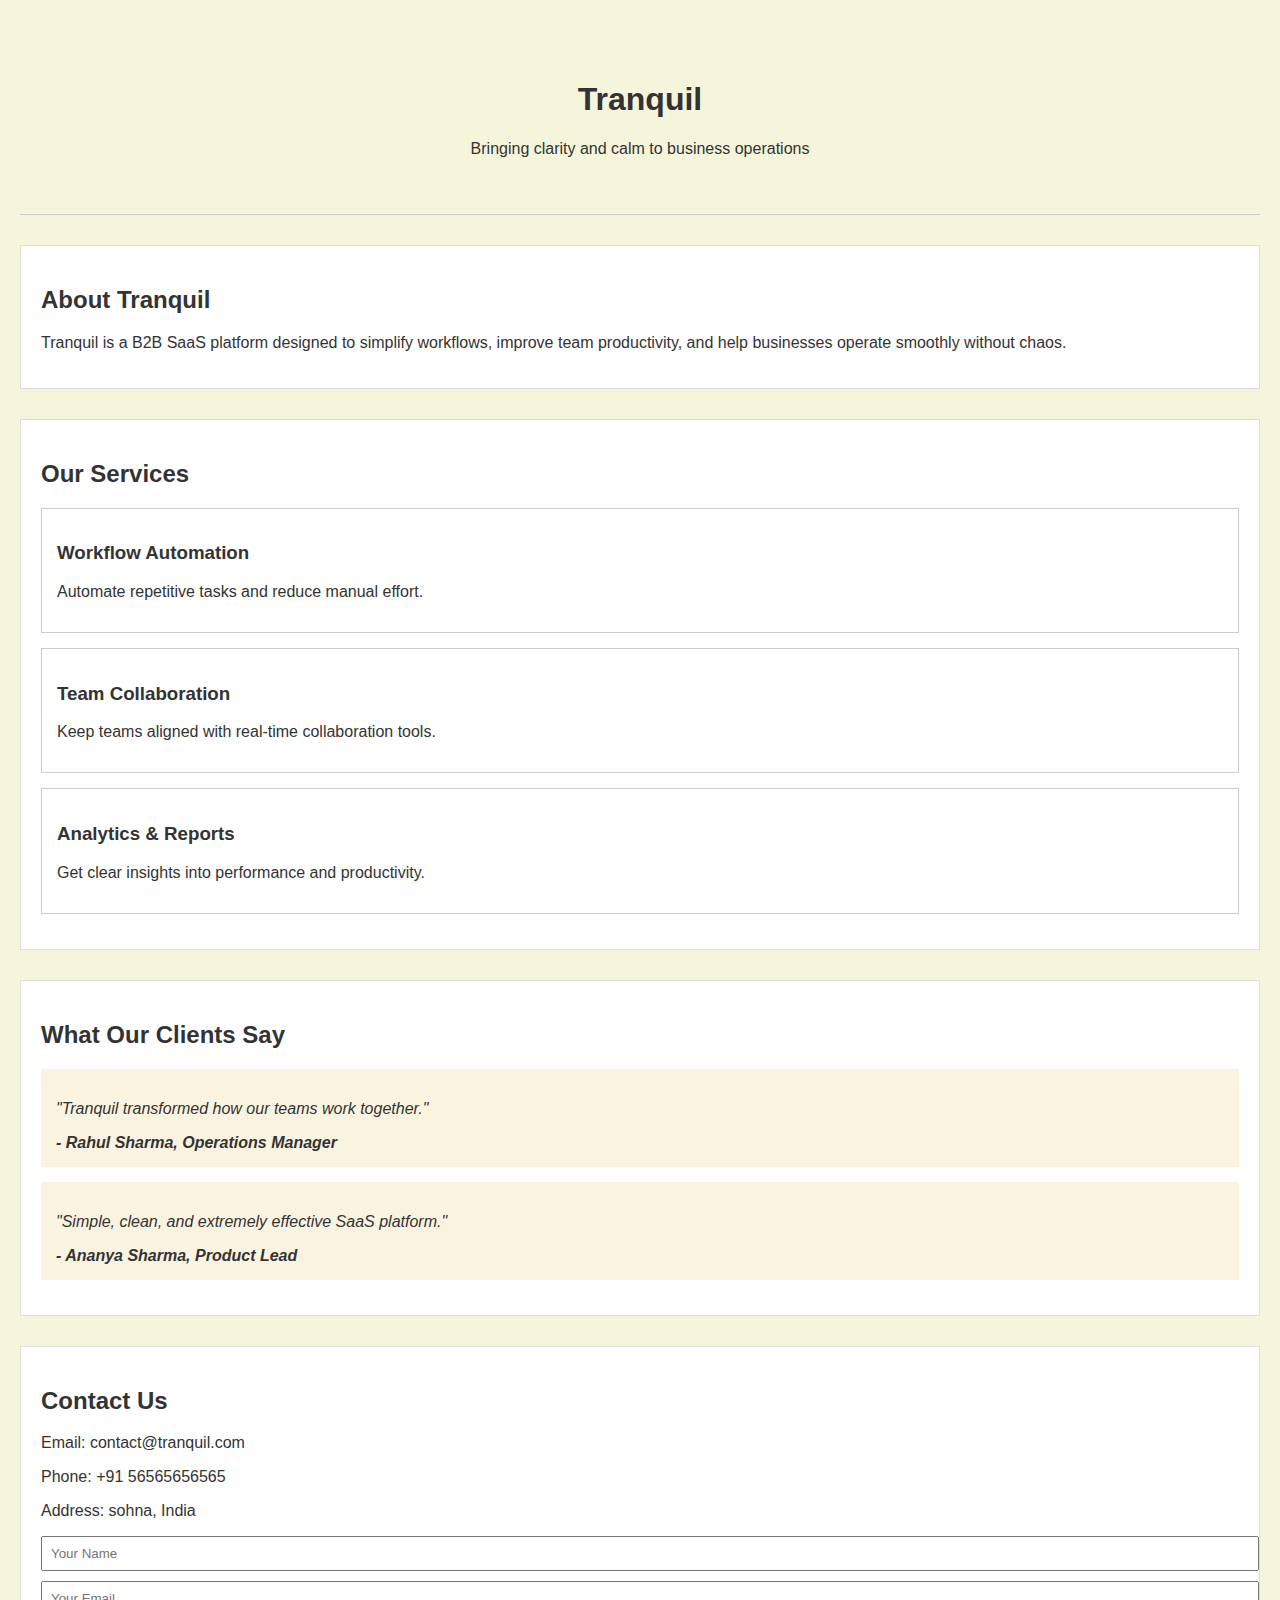
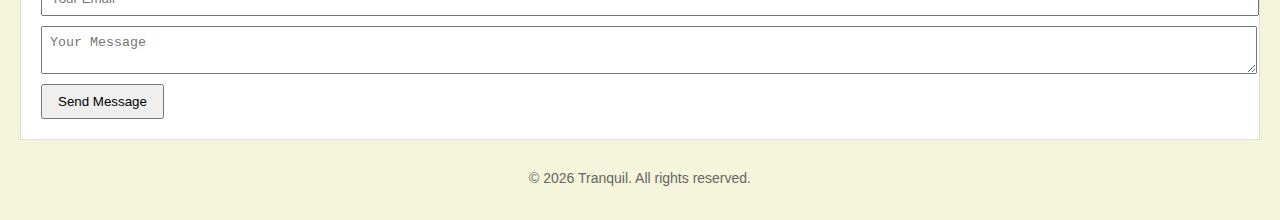
<file: company_landing_page/index.html>
<!DOCTYPE html>
<html lang="en">
<head>
    <meta charset="UTF-8">
    <meta name="viewport" content="width=device-width, initial-scale=1.0">

    <!-- 
      Project Title: Tranquil - B2B SaaS Landing Page
      Nikhil Sharma 2401010084
      Date: 9 feb 2025
    -->

    <title>Tranquil | B2B SaaS</title>
    <link rel="stylesheet" href="style.css">
</head>
<body>


    <header id="hero">
        <h1>Tranquil</h1>
        <p>Bringing clarity and calm to business operations</p>
    </header>

 
    <section id="about">
        <h2>About Tranquil</h2>
        <p>
            Tranquil is a B2B SaaS platform designed to simplify workflows,
            improve team productivity, and help businesses operate smoothly
            without chaos.
        </p>
    </section>

    <section id="services">
        <h2>Our Services</h2>

        <div class="service-card">
            <h3>Workflow Automation</h3>
            <p>Automate repetitive tasks and reduce manual effort.</p>
        </div>

        <div class="service-card">
            <h3>Team Collaboration</h3>
            <p>Keep teams aligned with real-time collaboration tools.</p>
        </div>

        <div class="service-card">
            <h3>Analytics & Reports</h3>
            <p>Get clear insights into performance and productivity.</p>
        </div>
    </section>

    
    <section id="testimonials">
        <h2>What Our Clients Say</h2>

        <div class="testimonial">
            <p>"Tranquil transformed how our teams work together."</p>
            <span>- Rahul Sharma, Operations Manager</span>
        </div>

        <div class="testimonial">
            <p>"Simple, clean, and extremely effective SaaS platform."</p>
            <span>- Ananya Sharma, Product Lead</span>
        </div>
    </section>

  
    <section id="contact">
        <h2>Contact Us</h2>

        <p>Email: contact@tranquil.com</p>
        <p>Phone: +91 56565656565</p>
        <p>Address: sohna, India</p>

        <form>
            <input type="text" placeholder="Your Name" required>
            <input type="email" placeholder="Your Email" required>
            <textarea placeholder="Your Message"></textarea>
            <button type="submit">Send Message</button>
        </form>
    </section>


    <footer>
        <p>&copy; 2026 Tranquil. All rights reserved.</p>
    </footer>

</body>
</html>
</file>
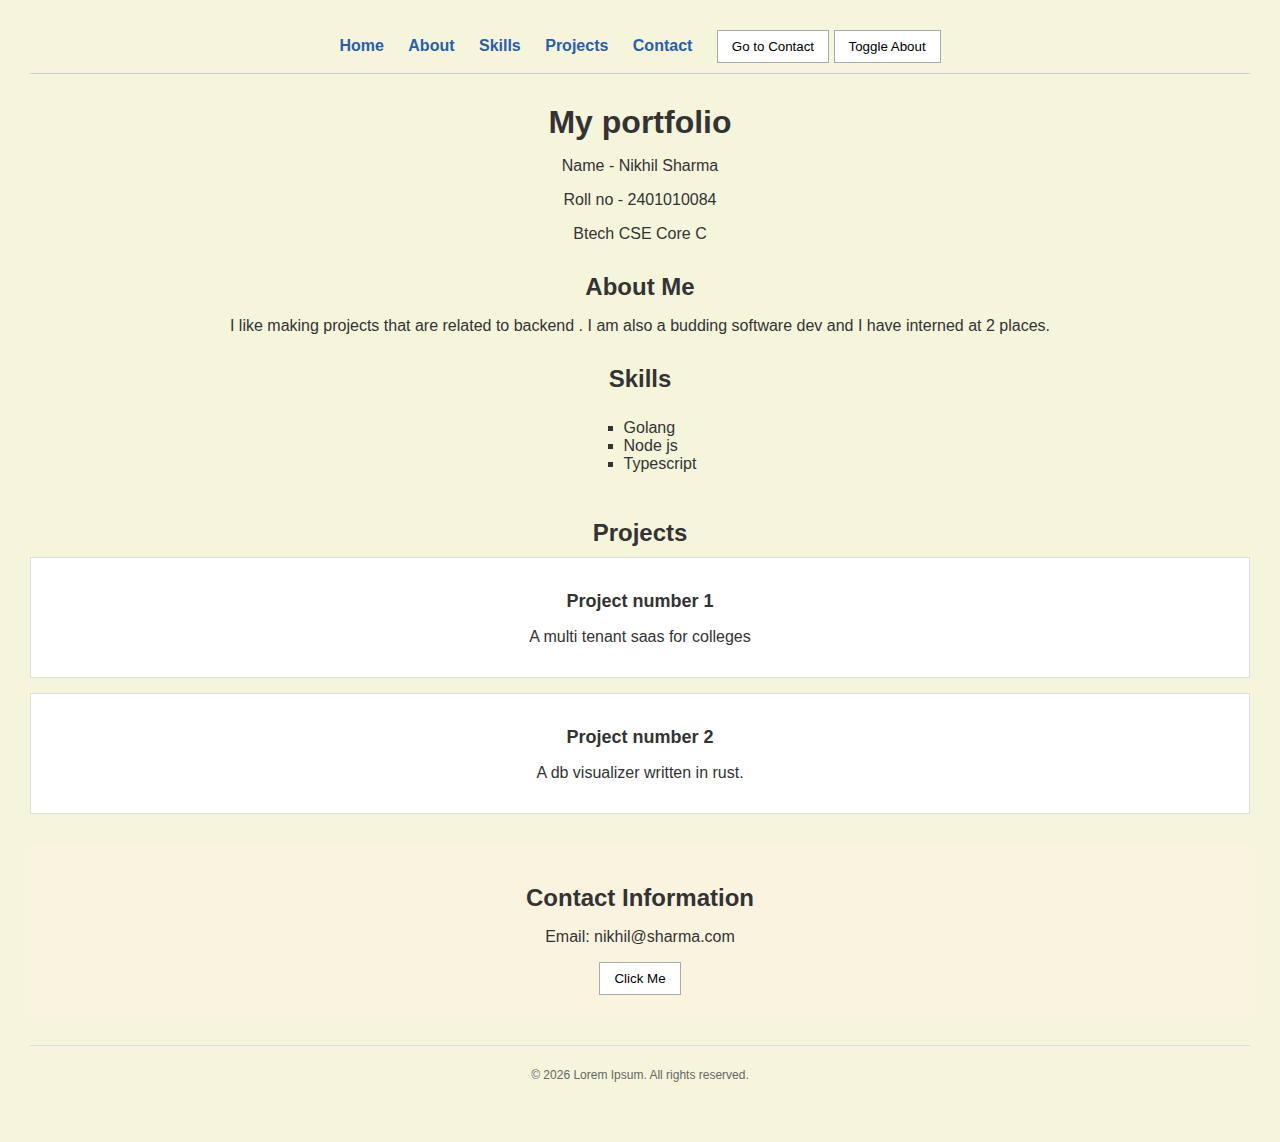
<file: personal_portfolio/index.html>
<!DOCTYPE html>
<html lang="en">
<head>
    <meta charset="UTF-8">
    <meta name="viewport" content="width=device-width, initial-scale=1.0">
    <title>Portfolio</title>
    <link rel="stylesheet" href="style.css">
    <!--Made by Nikhil Sharma - -->
    
</head>
<body>

    <nav>
        <a href="#header">Home</a>
        <a href="#about">About</a>
        <a href="#skills">Skills</a>
        <a href="#projects">Projects</a>
        <a href="#contact">Contact</a>
        <button id="contactBtn">Go to Contact</button>
        <button id="aboutBtn">Toggle About</button>
    </nav>

    <header id="header">
        <h1>My portfolio</h1>
        <p>Name - Nikhil Sharma</p>
        <p>Roll no - 2401010084</p>
        <p>Btech CSE Core C</p>
    </header>

    <section id="about">
        <h2>About Me</h2>
        <p>
            I like making projects that are related to backend .
            I am also a budding software dev and I have interned at 2 places.
        </p>
    </section>

    <section id="skills">
        <h2>Skills</h2>
        <ul>
            <li>Golang</li>
            <li>Node js</li>
            <li>Typescript</li>
        </ul>
    </section>

    <section id="projects">
        <h2>Projects</h2>

        <div class="project">
            <h3>Project number 1</h3>
            <p>A multi tenant saas for colleges</p>
        </div>

        <div class="project">
            <h3>Project number 2</h3>
            <p>A db visualizer written in rust.</p>
        </div>
    </section>

    <section id="contact">
        <h2>Contact Information</h2>
        <p>Email: nikhil@sharma.com</p>
        <button id="alertBtn">Click Me</button>
    </section>

    <footer>
        <p>&copy; 2026 Lorem Ipsum. All rights reserved.</p>
    </footer>

    <script src="script.js"></script>
</body>
</html>
</file>
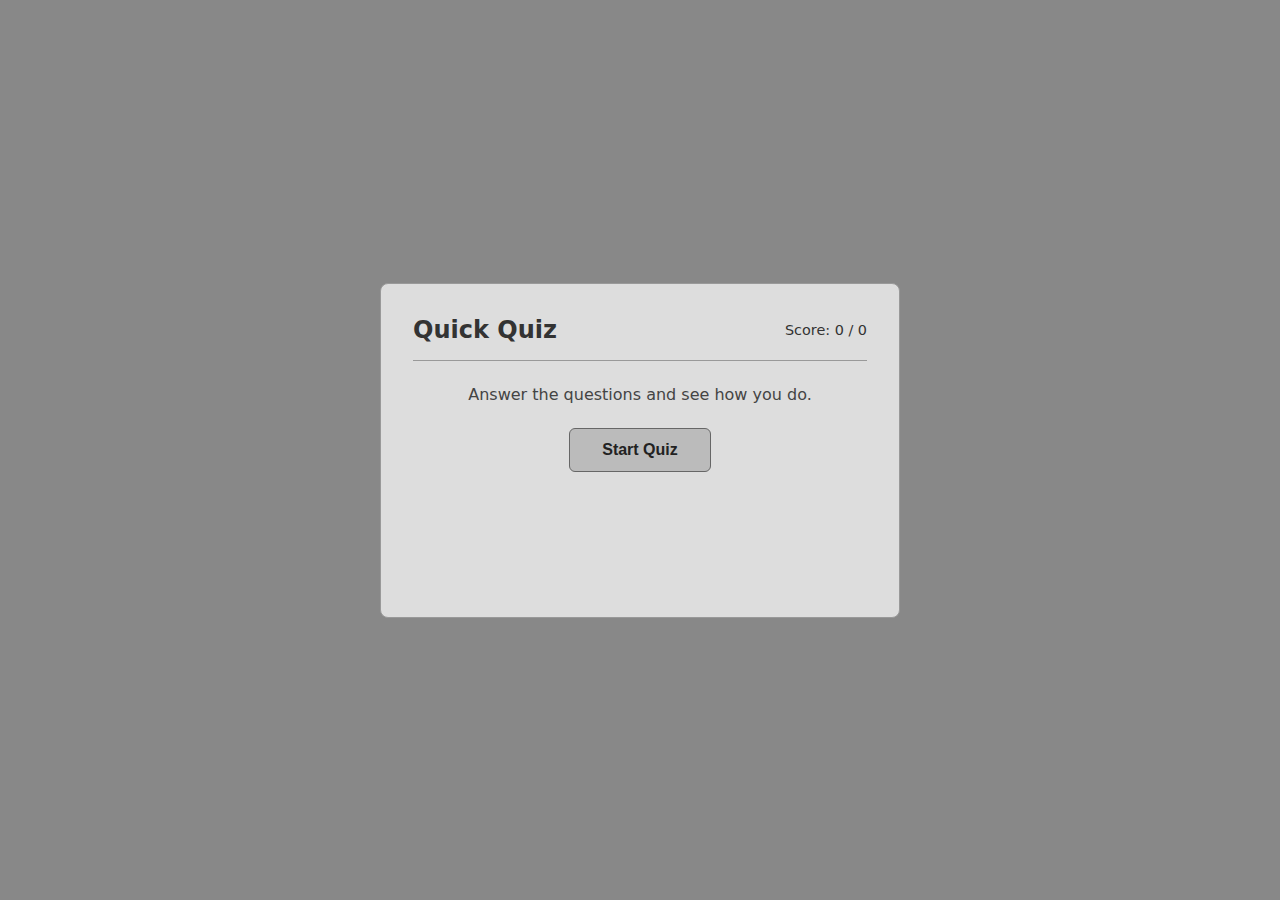
<file: quiz_platform/index.html>
<!DOCTYPE html>
<html lang="en">
<head>
  <meta charset="UTF-8">
  <meta name="viewport" content="width=device-width, initial-scale=1.0">
  <title>Quiz Platform</title>
  <link rel="stylesheet" href="style.css">
</head>
<body>
  <div class="container">
    <header>
      <h1>Quick Quiz</h1>
      <p class="score" id="score">Score: 0 / 0</p>
    </header>

    <main>
      <section class="start-screen" id="start-screen">
        <p>Answer the questions and see how you do.</p>
        <button type="button" id="start-btn">Start Quiz</button>
      </section>

      <section class="quiz-screen hidden" id="quiz-screen">
        <h2 class="question" id="question"></h2>
        <ul class="options" id="options"></ul>
        <button type="button" class="next-btn hidden" id="next-btn">Next</button>
      </section>

      <section class="result-screen hidden" id="result-screen">
        <h2>Quiz Complete</h2>
        <p class="final-score" id="final-score"></p>
        <button type="button" id="restart-btn">Try Again</button>
      </section>
    </main>
  </div>
  <script src="script.js"></script>
</body>
</html>
</file>
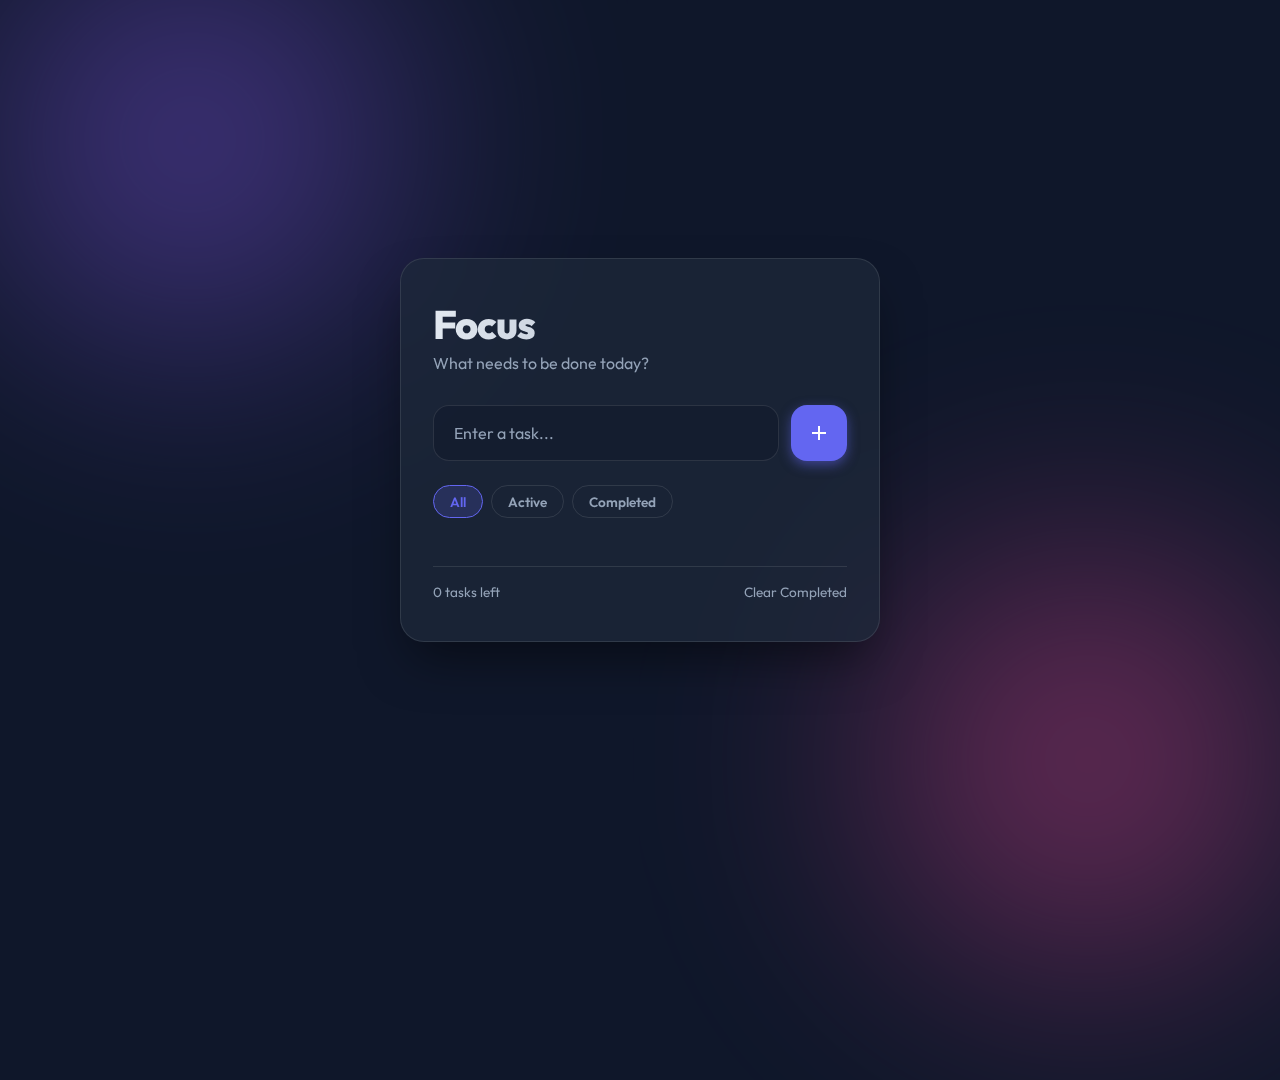
<file: todo-list/index.html>
<!DOCTYPE html>
<html lang="en">
<head>
    <meta charset="UTF-8">
    <meta name="viewport" content="width=device-width, initial-scale=1.0">
    <title>Focus TODO</title>
    <link rel="preconnect" href="https://fonts.googleapis.com">
    <link rel="preconnect" href="https://fonts.gstatic.com" crossorigin>
    <link href="https://fonts.googleapis.com/css2?family=Outfit:wght@300;400;600;800&display=swap" rel="stylesheet">
    <link rel="stylesheet" href="style.css">
</head>
<body>
    <div class="blob blob-1"></div>
    <div class="blob blob-2"></div>
    
    <div class="app-container">
        <header>
            <h1>Focus</h1>
            <p>What needs to be done today?</p>
        </header>

        <form id="todo-form" class="input-group">
            <input type="text" id="todo-input" placeholder="Enter a task..." autocomplete="off">
            <button type="submit" id="add-btn">
                <svg width="24" height="24" viewBox="0 0 24 24" fill="none" stroke="currentColor" stroke-width="2">
                    <line x1="12" y1="5" x2="12" y2="19"></line>
                    <line x1="5" y1="12" x2="19" y2="12"></line>
                </svg>
            </button>
        </form>

        <div class="filters">
            <button class="filter-btn active" data-filter="all">All</button>
            <button class="filter-btn" data-filter="active">Active</button>
            <button class="filter-btn" data-filter="completed">Completed</button>
        </div>

        <ul id="todo-list" class="todo-list">
            <!-- Tasks injected via JS -->
        </ul>

        <div class="stats">
            <span id="tasks-count">0 tasks left</span>
            <button id="clear-completed" class="clear-btn">Clear Completed</button>
        </div>
    </div>

    <script src="script.js"></script>
</body>
</html>
</file>
<file: company_landing_page/style.css>
body {
    margin: 0;
    padding: 20px;
    font-family: Arial, sans-serif;
    background-color: #f5f5dc; 
    color: #333;
}


#hero {
    text-align:center;
    padding: 40px 20px;
    border-bottom: 1px solid #ccc;
}

section {
    margin: 30px 0;
    padding: 20px;
    background-color: #fff;
    border: 1px solid #ddd;
}


.service-card {
    border: 1px solid #ccc;
    padding: 15px;
    margin-bottom: 15px;
}


.testimonial {
    background-color: #faf3e0;
    padding: 15px;
    margin-bottom: 15px;
    font-style: italic;
}

.testimonial span {
    display: block;
    margin-top: 8px;
    font-weight: bold;
}


form {
    margin-top: 15px;
}

input,
textarea {
    display: block;
    width: 100%;
    padding: 8px;
    margin-bottom: 10px;
}

button {
    padding: 8px 15px;
    cursor: pointer;
}


footer {
    text-align: center;
    margin-top: 30px;
    font-size: 14px;
    color: #666;
}
</file>
<file: personal_portfolio/style.css>
body {
    margin: 0;
    padding: 30px;
    color: #333;
    background-color: #f5f5dc;
    font-family: "Lucida Sans", Arial, sans-serif;
    text-align: center;
  }
  
  /* Navigation */
  nav {
    margin-bottom: 30px;
    padding-bottom: 10px;
    border-bottom: 1px solid #ccc;
  }
  
  nav a {
    margin-right: 20px;
    color: #2a5db0;
    text-decoration: none;
    font-weight: bold;
  }
  
  nav a:hover {
    text-decoration: underline;
  }
  
  /* Layout sections */
  header,
  section,
  footer {
    margin-bottom: 30px;
  }
  
  /* Headings */
  h1 {
    font-size: 32px;
  }
  
  h2 {
    font-size: 24px;
  }
  
  h3 {
    font-size: 18px;
  }
  
  h1,
  h2,
  h3 {
    margin-bottom: 10px;
  }
  
  /* Lists */
  ul {
    list-style: square;
    display: inline-block;
    text-align: left;
  }
  
  /* Project cards */
  .project {
    border: 1px solid #ddd;
    padding: 15px;
    margin-bottom: 15px;
    background-color: #fff;
  }
  
  /* Contact section */
  #contact {
    background-color: #faf3e0;
    padding: 20px;
  }
  
  /* Buttons */
  button {
    padding: 8px 14px;
    cursor: pointer;
    border: 1px solid #aaa;
    background-color: #fff;
  }
  
  button:hover {
    background-color: #eee;
  }
  
  /* Footer */
  footer {
    font-size: 12px;
    color: #666;
    border-top: 1px solid #ddd;
    padding-top: 10px;
  }
</file>
<file: quiz_platform/style.css>
* {
  box-sizing: border-box;
}

body {
  margin: 0;
  min-height: 100vh;
  font-family: "Segoe UI", system-ui, sans-serif;
  background: #888;
  color: #333;
  display: flex;
  align-items: center;
  justify-content: center;
  padding: 1rem;
}

.container {
  max-width: 520px;
  width: 100%;
  background: #ddd;
  border-radius: 8px;
  padding: 2rem;
  border: 1px solid #999;
}

header {
  display: flex;
  justify-content: space-between;
  align-items: center;
  margin-bottom: 1.5rem;
  padding-bottom: 1rem;
  border-bottom: 1px solid #999;
}

h1 {
  margin: 0;
  font-size: 1.5rem;
  font-weight: 600;
  color: #333;
}

.score {
  margin: 0;
  font-size: 0.9rem;
  color: #333;
}

main {
  min-height: 200px;
}

.start-screen,
.quiz-screen,
.result-screen {
  text-align: center;
}

.start-screen p {
  margin-bottom: 1.5rem;
  color: #444;
}

.hidden {
  display: none !important;
}

button {
  cursor: pointer;
  font-size: 1rem;
  padding: 0.65rem 1.5rem;
  border: 1px solid #666;
  border-radius: 6px;
  background: #bbb;
  color: #222;
  font-weight: 600;
}

#start-btn,
#restart-btn {
  padding: 0.75rem 2rem;
}

.question {
  margin: 0 0 1.25rem;
  font-size: 1.15rem;
  font-weight: 600;
  color: #333;
  line-height: 1.4;
}

.options {
  list-style: none;
  margin: 0 0 1rem;
  padding: 0;
}

.options li {
  margin-bottom: 0.5rem;
}

.options label {
  display: flex;
  align-items: center;
  gap: 0.75rem;
  padding: 0.75rem 1rem;
  background: #ccc;
  border: 1px solid #999;
  border-radius: 6px;
  cursor: pointer;
}

.options .correct {
  border-color: #555;
  background: #b5b5b5;
}

.options .wrong {
  border-color: #555;
  background: #a0a0a0;
}

.next-btn {
  margin-top: 0.5rem;
}

.result-screen h2 {
  margin: 0 0 1rem;
  font-size: 1.35rem;
  color: #333;
}

.final-score {
  margin: 0 0 1.5rem;
  font-size: 1.1rem;
  color: #333;
}
</file>
<file: todo-list/style.css>
:root {
    --bg: #0f172a;
    --surface: rgba(30, 41, 59, 0.7);
    --surface-hover: rgba(30, 41, 59, 0.9);
    --text: #f8fafc;
    --text-muted: #94a3b8;
    --primary: #6366f1;
    --primary-glow: rgba(99, 102, 241, 0.5);
    --danger: #ef4444;
    --accent-1: #8b5cf6;
    --accent-2: #ec4899;
}

* {
    margin: 0;
    padding: 0;
    box-sizing: border-box;
}

body {
    font-family: 'Outfit', sans-serif;
    background-color: var(--bg);
    color: var(--text);
    min-height: 100vh;
    display: flex;
    justify-content: center;
    align-items: center;
    overflow: hidden;
    position: relative;
}

/* Background gradient blobs */
.blob {
    position: absolute;
    width: 50vw;
    height: 50vw;
    border-radius: 50%;
    filter: blur(100px);
    z-index: -1;
    opacity: 0.5;
    animation: float 20s infinite alternate;
}

.blob-1 {
    top: -20%;
    left: -10%;
    background: radial-gradient(circle, var(--accent-1), transparent 70%);
}

.blob-2 {
    bottom: -20%;
    right: -10%;
    background: radial-gradient(circle, var(--accent-2), transparent 70%);
    animation-delay: -10s;
}

@keyframes float {
    0% { transform: translate(0, 0) scale(1); }
    100% { transform: translate(10%, 10%) scale(1.1); }
}

.app-container {
    width: 100%;
    max-width: 480px;
    background: var(--surface);
    backdrop-filter: blur(20px);
    -webkit-backdrop-filter: blur(20px);
    border: 1px solid rgba(255, 255, 255, 0.1);
    border-radius: 24px;
    padding: 2.5rem 2rem;
    box-shadow: 0 25px 50px -12px rgba(0, 0, 0, 0.5);
}

header {
    margin-bottom: 2rem;
}

h1 {
    font-size: 2.5rem;
    font-weight: 800;
    background: linear-gradient(to right, #e2e8f0, #94a3b8);
    -webkit-background-clip: text;
    -webkit-text-fill-color: transparent;
    letter-spacing: -1px;
}

header p {
    color: var(--text-muted);
    font-size: 1rem;
    margin-top: 0.25rem;
}

.input-group {
    display: flex;
    gap: 0.75rem;
    margin-bottom: 1.5rem;
}

#todo-input {
    flex: 1;
    background: rgba(15, 23, 42, 0.5);
    border: 1px solid rgba(255, 255, 255, 0.1);
    padding: 1rem 1.25rem;
    border-radius: 16px;
    color: white;
    font-size: 1rem;
    font-family: inherit;
    transition: all 0.3s ease;
}

#todo-input:focus {
    outline: none;
    border-color: var(--primary);
    box-shadow: 0 0 0 4px var(--primary-glow);
}

#todo-input::placeholder {
    color: var(--text-muted);
}

#add-btn {
    background: var(--primary);
    color: white;
    border: none;
    width: 56px;
    height: 56px;
    border-radius: 16px;
    display: flex;
    justify-content: center;
    align-items: center;
    cursor: pointer;
    transition: all 0.2s ease;
    box-shadow: 0 4px 12px var(--primary-glow);
}

#add-btn:hover {
    transform: translateY(-2px);
    box-shadow: 0 8px 16px var(--primary-glow);
    background: #4f46e5;
}

#add-btn:active {
    transform: translateY(0);
}

.filters {
    display: flex;
    gap: 0.5rem;
    margin-bottom: 1.5rem;
}

.filter-btn {
    background: transparent;
    border: 1px solid rgba(255, 255, 255, 0.1);
    color: var(--text-muted);
    padding: 0.4rem 1rem;
    border-radius: 20px;
    cursor: pointer;
    font-family: inherit;
    font-size: 0.85rem;
    font-weight: 600;
    transition: all 0.2s ease;
}

.filter-btn:hover {
    color: var(--text);
    background: rgba(255, 255, 255, 0.05);
}

.filter-btn.active {
    background: rgba(99, 102, 241, 0.2);
    color: var(--primary);
    border-color: var(--primary);
}

.todo-list {
    list-style: none;
    max-height: 350px;
    overflow-y: auto;
    scrollbar-width: thin;
    scrollbar-color: var(--primary) transparent;
}

.todo-list::-webkit-scrollbar {
    width: 6px;
}
.todo-list::-webkit-scrollbar-thumb {
    background: var(--primary);
    border-radius: 10px;
}

.todo-item {
    display: flex;
    align-items: center;
    padding: 1rem;
    background: rgba(15, 23, 42, 0.3);
    border: 1px solid rgba(255, 255, 255, 0.05);
    border-radius: 16px;
    margin-bottom: 0.75rem;
    transition: all 0.3s cubic-bezier(0.4, 0, 0.2, 1);
    animation: slideIn 0.3s ease-out forwards;
}

@keyframes slideIn {
    from { opacity: 0; transform: translateY(10px); }
    to { opacity: 1; transform: translateY(0); }
}

.todo-item:hover {
    background: var(--surface-hover);
    border-color: rgba(255, 255, 255, 0.1);
    transform: translateX(4px);
}

.todo-item.completed {
    opacity: 0.6;
}

.todo-item.completed .todo-text {
    text-decoration: line-through;
    color: var(--text-muted);
}

.checkbox-custom {
    width: 24px;
    height: 24px;
    border: 2px solid var(--text-muted);
    border-radius: 6px;
    margin-right: 1rem;
    display: flex;
    justify-content: center;
    align-items: center;
    cursor: pointer;
    transition: all 0.2s ease;
}

.checkbox-custom svg {
    opacity: 0;
    width: 16px;
    height: 16px;
    color: white;
    transition: opacity 0.2s ease;
}

.todo-item.completed .checkbox-custom {
    background: var(--primary);
    border-color: var(--primary);
}

.todo-item.completed .checkbox-custom svg {
    opacity: 1;
}

.todo-text {
    flex: 1;
    font-size: 1.05rem;
    transition: color 0.3s;
}

.delete-btn {
    background: transparent;
    border: none;
    color: var(--text-muted);
    cursor: pointer;
    padding: 0.5rem;
    border-radius: 8px;
    display: flex;
    align-items: center;
    justify-content: center;
    transition: all 0.2s ease;
    opacity: 0;
}

.todo-item:hover .delete-btn {
    opacity: 1;
}

.delete-btn:hover {
    background: rgba(239, 68, 68, 0.1);
    color: var(--danger);
}

.stats {
    display: flex;
    justify-content: space-between;
    align-items: center;
    margin-top: 1.5rem;
    padding-top: 1rem;
    border-top: 1px solid rgba(255, 255, 255, 0.1);
    font-size: 0.85rem;
    color: var(--text-muted);
}

.clear-btn {
    background: transparent;
    border: none;
    color: var(--text-muted);
    cursor: pointer;
    font-family: inherit;
    font-size: 0.85rem;
    transition: color 0.2s;
}

.clear-btn:hover {
    color: var(--text);
}
</file>
